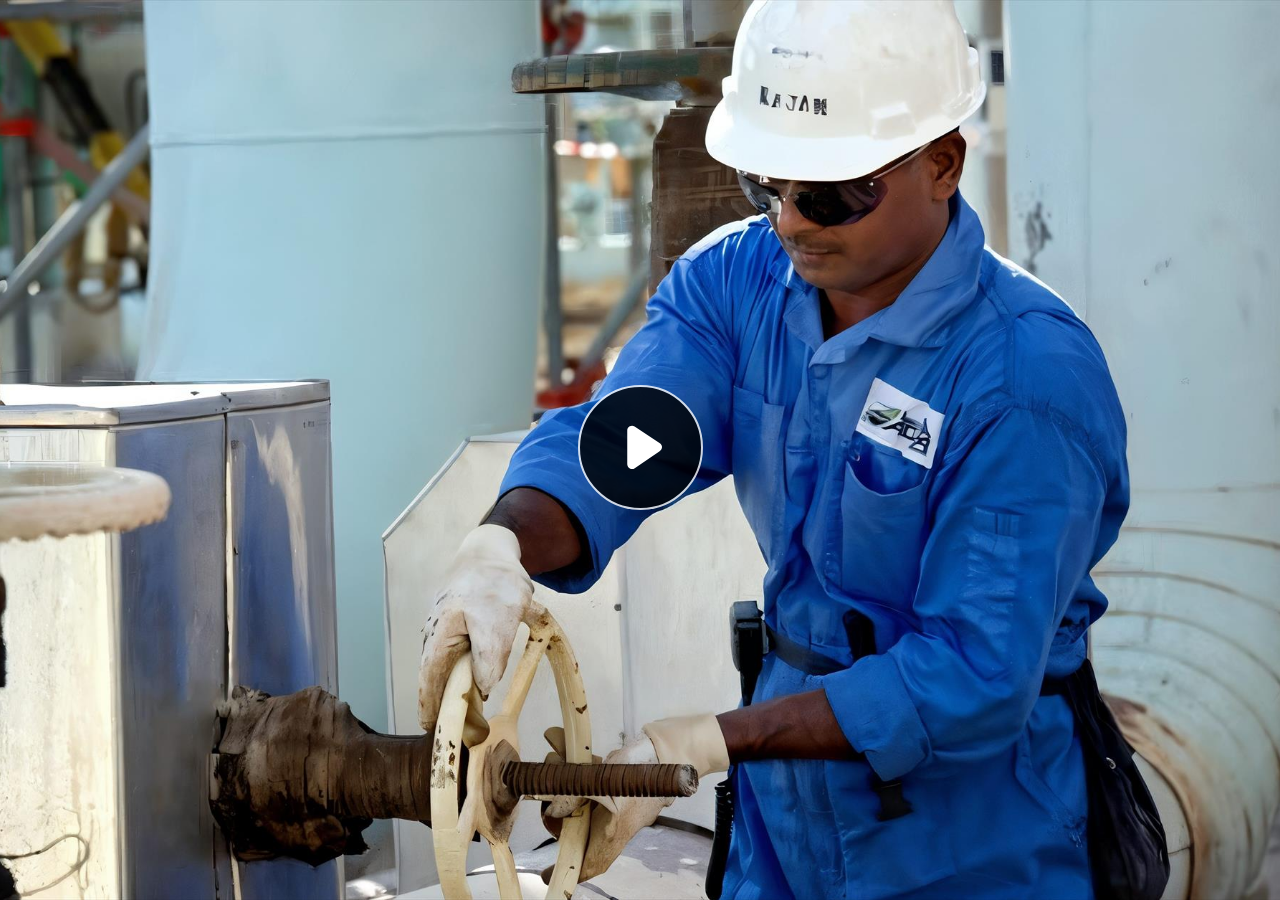
<file: index.html>
﻿<!doctype html>
<html lang="en-US">
<head>
  <meta charset="utf-8">
  <!-- Created using Storyline 360 x64 - http://www.articulate.com  -->
  <!-- version: 3.118.37034.0 -->
  <title>GENERAL HSE induction</title>
  <meta http-equiv="x-ua-compatible" content="IE=edge"/>
  <meta name="viewport" content="width=device-width,initial-scale=1,user-scalable=no,shrink-to-fit=no,minimal-ui"/>
  <meta name="apple-mobile-web-app-capable" content="yes"/>
  <style>
    html, body { height: 100%; padding: 0; margin: 0 }
    #app { height: 100%; width: 100%; }
  </style>

  <script>
    window.DS = {};
    window.globals = {
      DATA_PATH_BASE: '',
      HAS_FRAME: true,
      HAS_SLIDE: true,

      lmsPresent: false,
      tinCanPresent: false,
      cmi5Present: false,
      aoSupport: false,
      scale: 'Scaled',
      captureRc: false,
      browserSize: 'fullscreen',
      bgColor: '#282828',
      features: 'DropInBase,JsInteractions,LoadPromiseUpgrade,Localization,LocalizationTimeline,MediaPromiseUpgrade,PlayerMemoryEnhancements,PlayerSizeOption,SlideLevelScale',
      themeName: 'unified',
      preloaderColor: '#FFFFFF',
      suppressAnalytics: false,
      productChannel: 'stable',
      publishSource: 'storyline',
      aid: 'aid|20cd7ba6-c582-59ea-827f-d9d25aa241f5',
      cid: '4241ce93-4b0c-4529-b636-9881612fd8f2',
      playerVersion: '3.118.37034.0',
      publishTimestamp: '2026-06-09T10:38:11.0606941Z',
      maxIosVideoElements: 10,
      connectionSettings: { message: 'You%20are%20offline.%20Trying%20to%20reconnect...', useDarkTheme: false, mode: 'disabled' },
      hasFeature: function(feature) {
        return this.features.split(',').includes(feature);
      },
      
      parseParams: function(qs) {
        if (window.globals.parsedParams != null) {
          return window.globals.parsedParams;
        }
        qs = (qs || window.location.search.substr(1)).split('+').join(' ');
        var params = {},
            tokens,
            re = /[?&]?([^=]+)=([^&]*)/g;

        while (tokens = re.exec(qs)) {
          params[decodeURIComponent(tokens[1]).trim()] =
            decodeURIComponent(tokens[2]).trim();
        }
        window.globals.parsedParams = params;
        return params;
      }

    };

    if (window.flagsUnderTest != null) {
      window.globals.features = window.flagsUnderTest.reduce((accum, feature) => {
        if (!accum.includes(feature)) {
          accum.push(feature);
        }
        return accum;
      }, window.globals.features.split(',')).join();
    }
  </script>
  <script>
    var isIe11 = ('ActiveXObject' in window || window.MSBlobBuilder != null)
      && window.msCrypto != null && !window.ActiveXObject;
    if (isIe11) {
      window.globals.unsupportedBrowser = true;
      document.write(atob('[base64]'));
    }
  </script>

  <script>
    if (window.globals.hasFeature('Localization')) {
      
      
    }
  </script>

  
  
  <script>window.THREE = { };</script>
  
</head>
<body style="background: #282828" class="cs-HTML theme-unified">
  <!-- 360 -->
  <script>!function(){var e,i=/iPhone/i,o=/iPod/i,n=/iPad/i,t=/\biOS-universal(?:.+)Mac\b/i,r=/\bAndroid(?:.+)Mobile\b/i,a=/Android/i,d=/(?:SD4930UR|\bSilk(?:.+)Mobile\b)/i,p=/Silk/i,l=/Windows Phone/i,u=/\bWindows(?:.+)ARM\b/i,b=/BlackBerry/i,s=/BB10/i,c=/Opera Mini/i,f=/\b(CriOS|Chrome)(?:.+)Mobile/i,h=/Mobile(?:.+)Firefox\b/i,v=function(e){return void 0!==e&&"MacIntel"===e.platform&&"number"==typeof e.maxTouchPoints&&e.maxTouchPoints>1&&"undefined"==typeof MSStream};e=function(e){var m={userAgent:"",platform:"",maxTouchPoints:0};e||"undefined"==typeof navigator?"string"==typeof e?m.userAgent=e:e&&e.userAgent&&(m={userAgent:e.userAgent,platform:e.platform,maxTouchPoints:e.maxTouchPoints||0}):m={userAgent:navigator.userAgent,platform:navigator.platform,maxTouchPoints:navigator.maxTouchPoints||0};var g=m.userAgent,y=g.split("[FBAN");void 0!==y[1]&&(g=y[0]),void 0!==(y=g.split("Twitter"))[1]&&(g=y[0]);var A=function(e){return function(i){return i.test(e)}}(g),w={apple:{phone:A(i)&&!A(l),ipod:A(o),tablet:!A(i)&&(A(n)||v(m))&&!A(l),universal:A(t),device:(A(i)||A(o)||A(n)||A(t)||v(m))&&!A(l)},amazon:{phone:A(d),tablet:!A(d)&&A(p),device:A(d)||A(p)},android:{phone:!A(l)&&A(d)||!A(l)&&A(r),tablet:!A(l)&&!A(d)&&!A(r)&&(A(p)||A(a)),device:!A(l)&&(A(d)||A(p)||A(r)||A(a))||A(/\bokhttp\b/i)},windows:{phone:A(l),tablet:A(u),device:A(l)||A(u)},other:{blackberry:A(b),blackberry10:A(s),opera:A(c),firefox:A(h),chrome:A(f),device:A(b)||A(s)||A(c)||A(h)||A(f)},any:!1,phone:!1,tablet:!1};return w.any=w.apple.device||w.android.device||w.windows.device||w.other.device,w.phone=w.apple.phone||w.android.phone||w.windows.phone,w.tablet=w.apple.tablet||w.android.tablet||w.windows.tablet,w}(),"object"==typeof exports&&"undefined"!=typeof module?module.exports=e:"function"==typeof define&&define.amd?define((function(){return e})):this.isMobile=e}();
    window.isMobile.apple.tablet = window.isMobile.apple.tablet ||
      (navigator.platform === 'MacIntel' && navigator.maxTouchPoints > 1);
    window.isMobile.apple.device = window.isMobile.apple.device || window.isMobile.apple.tablet;
    window.isMobile.tablet = window.isMobile.tablet || window.isMobile.apple.tablet;
    window.isMobile.any = window.isMobile.any || window.isMobile.apple.tablet;
  </script>

  <div id="focus-sink" tabindex="-1"></div>

  <div id="preso"></div>
  <script>
    (function() {

      var classTypes = [ 'desktop', 'mobile', 'phone', 'tablet' ];

      var addDeviceClasses = function(prefix, testObj) {
        var curr, i;
        for (i = 0; i < classTypes.length; i++) {
          curr = classTypes[i];
          if (testObj[curr]) {
            document.body.classList.add(prefix + curr);
          }
        }
      };

      var params = window.globals.parseParams(),
          isDevicePreview = params.devicepreview === '1',
          isPhoneOverride = params.deviceType === 'phone' || (isDevicePreview && params.phone == '1'),
          isTabletOverride = (params.deviceType === 'tablet' || isDevicePreview) && !isPhoneOverride,
          isMobileOverride = isPhoneOverride || isTabletOverride;

      var deviceView = {
        desktop: !window.isMobile.any && !isMobileOverride,
        mobile: window.isMobile.any || isMobileOverride,
        phone: isPhoneOverride || (window.isMobile.phone && !isTabletOverride),
        tablet: isTabletOverride || window.isMobile.tablet
      };

      window.globals.deviceView = deviceView;
      window.isMobile.desktop = !window.isMobile.any;
      window.isMobile.mobile = window.isMobile.any;

      addDeviceClasses('view-', deviceView);

    })();
  </script>
  
  <script src='story_content/triggers.js' type=text/javascript></script>
<script src='story_content/user.js' type=text/javascript></script>
  <div class="slide-loader"></div>

  <script>
    var doc = document, loader = doc.body.querySelector('.slide-loader'); [ 1, 2, 3 ].forEach(function(n) { var d = doc.createElement('div'); d.style.backgroundColor = window.globals.preloaderColor; d.classList.add('mobile-loader-dot'); d.classList.add('dot' + n); loader.appendChild(d); });
  </script>

  <div class="mobile-load-title-overlay" style="display: none">
    <div class="mobile-load-title">GENERAL HSE induction</div>
  </div>

  <div class="mobile-chrome-warning"></div>

  
<style>
  .warn-connection-dialog {
    display: none;
    background: transparent;
    pointer-events: all;
    position: fixed;
    left: 0;
    top: 0;
    width: 100%;
    height: 100%;
    z-index: 999;
  }

  .warn-connection-content {
    pointer-events: all;
    border-radius: 4px;
    background: white;
    border: 1px solid #E7E7E7;
    color: #333333;
    box-shadow: 0 2px 4px rgba(0, 0, 0, 0.25);
    transition: all 150ms ease-out;
    position: absolute;
    white-space: nowrap;
  }

  .view-phone.is-landscape .warn-connection-content {
    left: 23px;
    bottom: 23px;
  }

  .view-tablet.is-landscape .warn-connection-content {
    left: 50%;
    top: 20px;
    transform: translateX(-50%);
  }

  .view-mobile.is-portrait .warn-connection-content {
    transform: translate(-50%, calc(-100% - 15px));
  }

  .warn-connection-content p {
    display: inline-block;
    margin: 0 8px 0 0;
    line-height: 33px;
    font-size: 11px;
  }

  .warn-connection-content svg {
    position: relative;
    vertical-align: middle;
    margin: 0 2px 2px 8px;
  }

  .view-desktop .warn-connection-content {
    left: 1.5em;
    bottom: 1.5em;
  }

  .view-desktop .warn-connection-content p {
    font-size: 1.1em;
  }

  .is-offline .warn-connection-dialog {
    display: block;
  }

  .is-offline .cs-panel * {
    pointer-events: none !important;
  }

  .is-offline .cs-panel {
    pointer-events: all !important;
  }

  .is-offline #nav-controls * {
    pointer-events: none !important;
  }

  .is-offline #nav-controls {
    pointer-events: all !important;
  }
</style>

<div class="warn-connection-dialog" role="alertdialog" aria-modal="true" tabindex="0" aria-labelledby="warn-connection-message">
  <div class="warn-connection-content">
    <svg width="17" height="15" viewBox="0 0 17 15" xmlns="http://www.w3.org/2000/svg">
      <path fill="#8F0000" stroke="white" d="M16.07,12.98 L15.88,12.23 L9.51,1.21 C8.97,0.26,7.6,0.26,7.06,1.21 L0.69,12.23 C0.15,13.16,0.81,14.36,1.91,14.36 H14.65 C15.47,14.36,16.05,13.7,16.07,12.98 Z"/>
      <path fill="white" stroke="white" d="M8.58,5.5 C8.35,5.28,8.5,5.35,8.21,5.32 C8.09,5.35,7.97,5.49,7.96,5.67 C7.97,5.79,7.98,5.92,7.98,6.04 L7.98,6.04 C7.99,6.17,8,6.31,8.01,6.43 L8.01,6.44 C8.03,6.92,8.06,7.41,8.09,7.9 L8.09,7.9 C8.12,8.39,8.14,8.88,8.17,9.37 C8.17,9.39,8.18,9.42,8.2,9.44 C8.23,9.46,8.25,9.47,8.28,9.47 C8.31,9.47,8.34,9.46,8.35,9.44 C8.37,9.43,8.38,9.4,8.39,9.35 L8.39,9.34 C8.39,9.24,8.4,9.15,8.4,9.05 L8.4,9.05 C8.41,8.96,8.41,8.86,8.42,8.75 C8.43,8.44,8.45,8.12,8.47,7.81 L8.47,7.81 C8.49,7.49,8.51,7.18,8.53,6.87 C8.55,6.46,8.56,6.05,8.59,5.64 L8.6,5.62 C8.6,5.57,8.59,5.53,8.58,5.5 L8.21,5.32 Z"/>
      <circle fill="white" stroke="white" cx="8.3" cy="11.35" r="0.3"/>
    </svg>
    <p id="warn-connection-message">You are offline. Trying to reconnect...</p>
  </div>
</div>

<script>
  (function() {
    window.DS.connection = {
      warningShown: false,
      assets: {},
      loadingAssetGroup: false,
      retryDelay: 500
    };

    var connectionSettings = window.globals.connectionSettings || {};

    var useConnectionMessages = window.AbortController != null &&
      window.location.protocol != 'file:' &&
      connectionSettings.mode === 'normal';

    window.DS.connection.useConnectionMessages = useConnectionMessages;

    var assetCount = 0;
    var checkLoadedId;


    if (useConnectionMessages && connectionSettings != null) {
      var contentEl = document.querySelector('.warn-connection-content');
      var messageEl = contentEl.querySelector('p');

      if (connectionSettings.useDarkTheme) {
        contentEl.style.borderColor = '#BABBBA';
        contentEl.style.backgroundColor = '#282828';
        contentEl.style.color = '#FFFFFF';
      }

      if (connectionSettings.message != null) {
        messageEl.textContent = window.decodeURIComponent(connectionSettings.message);
      }
    }

    function checkAssetsReady() {
      for (var i in DS.connection.assets) {
        if (!DS.connection.assets[i].success) {
          return false;
        }
      }
      return true;
    }

    function stopAssetGroup() {
      if (!useConnectionMessages) { return; }

      assetCount = 0;

      DS.connection.oldAssetGroup = DS.connection.assets;
      DS.connection.assets = {};
      DS.connection.loadingAssetGroup = false;
      clearInterval(checkLoadedId);
    }

    function startAssetGroup() {
      if (!useConnectionMessages) { return; }
      var ticks = 0;
      clearInterval(checkLoadedId);
      checkLoadedId = setInterval(function() {
        var loaded = 0;
        if (assetCount === 0 && loaded === 0) {
          clearInterval(checkLoadedId);
          return;
        }

        for (var i in DS.connection.assets) {
          if (DS.connection.assets[i].success) {
            loaded++;
          }
        }

        if (assetCount === loaded && checkAssetsReady()) {
          for (var i in DS.connection.assets) {
            if (DS.connection.assets[i].action) {
              DS.connection.assets[i].action();
            }
          }
          hideWarning();
          stopAssetGroup();
        }
      }, 100)
    }

    function requiredAsset(url, action, retry, type) {
      if (!useConnectionMessages) { return; }
      if (DS.connection.assets[url]) { return; }

      DS.connection.assets[url] = {
        success: false, action: action, retry: retry, type: type
      };
      assetCount = Object.keys(DS.connection.assets).length;
      if (!DS.connection.loadingAssetGroup) {
        startAssetGroup();
      }
      DS.connection.loadingAssetGroup = true;
    }

    function assetLoaded(url) {
      if (!useConnectionMessages) { return; }
      if (DS.connection.assets[url]) {
        DS.connection.assets[url].success = true;
      }
    }

    function assetFailed(url) {
      if (!useConnectionMessages) { return; }
      if (!DS.connection.assets[url]) {
        if (/\.js$/.test(url) && url.indexOf('transcripts') === -1) {
          setTimeout(function() {
            if (DS.connection.lastSlideLoaded != null) {
              DS.connection.lastSlideLoaded();
            }
          }, DS.connection.retryDelay);
        }
        return;
      }
      if (!DS.connection.warningShown) { showWarning(); }
      if (DS.connection.assets[url].retry) {
        setTimeout(function() {
          if (!DS.connection.assets[url].success) {
            DS.connection.assets[url].retry()
          }
        }, DS.connection.retryDelay);
      }
    }

    function hideWarning() {
      document.body.classList.remove('is-offline');
      DS.connection.warningShown = false;
      enableKeys();
    }
    DS.connection.hideWarning = hideWarning

    function showWarning(btn) {
      document.body.classList.add('is-offline')
      DS.connection.warningShown = true;
      updateWarningPosition();
      disableKeys();
    }

    function updateWarningPosition() {
      if (!DS.connection.warningShown) {
        return;
      }

      var isPortrait = document.body.classList.contains('is-portrait');
      var isMobile = document.body.classList.contains('view-mobile');
      var warningEl = document.querySelector('.warn-connection-content');

      if (isPortrait && isMobile) {
        var slide = document.querySelector('.primary-slide');
        var slideRect = slide != null
          ? slide.getBoundingClientRect()
          : { top: window.innerHeight, left: 0, width: window.innerWidth };

        warningEl.style.top = `${slideRect.top}px`
        warningEl.style.left = `${slideRect.left + slideRect.width / 2}px`
      } else {
        warningEl.style.top = null;
        warningEl.style.left = null;
      }

      window.requestAnimationFrame(updateWarningPosition);
    }

    function onDisableKeyDown(e) {
      e.preventDefault();
      e.stopImmediatePropagation();
    }

    function onDisableKeyUp(e) {
      e.preventDefault();
      e.stopImmediatePropagation();
    }

    var accStyle = document.createElement('style');
    var warnDialogEl = document.querySelector('.warn-connection-dialog');

    function disableKeys() {
      if (DS.views && DS.views.nsStack && DS.views.nsStack.length === 1) {
        DS.views.nsStack[0].tabReachable = false
        DS.views.nsStack[0].updateTabIndex(true);
      }

      accStyle.innerHTML = '.acc-shadow-dom { display: none; }';
      document.body.appendChild(accStyle);

      warnDialogEl.parentNode.append(warnDialogEl);
      warnDialogEl.focus();
    }

    function enableKeys() {
      accStyle.remove();
      if (DS.views && DS.views.nsStack && DS.views.nsStack.length === 1 && DS.views.nsStack[0].name === '_frame') {
        DS.views.nsStack[0].tabReachable = true;
        DS.views.nsStack[0].updateTabIndex();
      }
    }

    // these will all be noops if the feature flag isn't set in
    // the data and `window.globals.features`
    DS.connection.requiredAsset = requiredAsset;
    DS.connection.assetLoaded = assetLoaded;
    DS.connection.assetFailed = assetFailed;
    DS.connection.stopAssetGroup = stopAssetGroup;
    DS.connection.startAssetGroup = startAssetGroup;
  })();
</script>


  <script>
    
    if (window.autoSpider && window.vInterfaceObject) {
      document.querySelector('.mobile-load-title-overlay').style.display = 'none';
    }
  </script>

  

  <link rel="stylesheet" href="html5/data/css/output.min.css" data-noprefix/>
</body>
<script src="html5/lib/scripts/bootstrapper.min.js"></script>
</html>
</file>
<file: html5/data/css/output.min.css>
@font-face {
  font-family: 'ADNOC Sans MediumBoBoldCAA8EE8F';
  src: url('[data-uri]');
  font-style: normal;
  font-weight: normal;
}
@font-face {
  font-family: 'ADNOC Sans Medium Chars9071F26B';
  src: url('[data-uri]');
  font-style: normal;
  font-weight: normal;
}
@font-face {
  font-family: 'ADNOC Sans XBold ChBoldECE2D147';
  src: url('[data-uri]');
  font-style: normal;
  font-weight: normal;
}
@font-face {
  font-family: 'ADNOC Sans Charset1_ 6kB2631E99';
  src: url('[data-uri]');
  font-style: normal;
  font-weight: normal;
}
@font-face {
  font-family: 'Arial Charset1_ 67KIiScCBA1AA6A';
  src: url('[data-uri]');
  font-style: normal;
  font-weight: normal;
}
@font-face {
  font-family: 'ADNOC SansBold CharBold4F0EE049';
  src: url('[data-uri]');
  font-style: normal;
  font-weight: bold;
}
@font-face {
  font-family: 'ADNOC Sans LightBolBold2C4F69BB';
  src: url('[data-uri]');
  font-style: normal;
  font-weight: normal;
}
@font-face {
  font-family: 'ADNOC Sans Light Charse7B2FA1FD';
  src: url('[data-uri]');
  font-style: normal;
  font-weight: normal;
}
@font-face {
  font-family: 'Open SansBold CharsBoldB59DFBF7';
  src: url('[data-uri]');
  font-style: normal;
  font-weight: bold;
}
@font-face {
  font-family: 'ADNOC Sans XBold ChBoldA182927B';
  src: url('[data-uri]');
  font-style: normal;
  font-weight: normal;
}
@font-face {
  font-family: 'ADNOC Sans XBoldBolBold335A2490';
  src: url('[data-uri]');
  font-style: normal;
  font-weight: bold;
}
@font-face {
  font-family: 'ADNOC Sans Charset0_v8M6B63CB70';
  src: url('[data-uri]');
  font-style: normal;
  font-weight: normal;
}
@font-face {
  font-family: 'Arial Charset0_v8wz5YMo9EE9FF07';
  src: url('[data-uri]');
  font-style: normal;
  font-weight: normal;
}
@font-face {
  font-family: 'ADNOC SansBold CharBoldE8439386';
  src: url('[data-uri]');
  font-style: normal;
  font-weight: bold;
}
@font-face {
  font-family: 'ADNOC Sans Light Charse8587978B';
  src: url('[data-uri]');
  font-style: normal;
  font-weight: normal;
}
@font-face {
  font-family: 'ADNOC Sans LightBolBold9F4D5161';
  src: url('[data-uri]');
  font-style: normal;
  font-weight: normal;
}
@font-face {
  font-family: 'ADNOC Sans Medium CharsB848B395';
  src: url('[data-uri]');
  font-style: normal;
  font-weight: normal;
}
@font-face {
  font-family: 'ADNOC Sans MediumBoBoldAA280BE2';
  src: url('[data-uri]');
  font-style: normal;
  font-weight: bold;
}
@font-face {
  font-family: 'Open SansBold CharsBoldE47A47C6';
  src: url('[data-uri]');
  font-style: normal;
  font-weight: bold;
}
.cs-HTML {
  background: rgba(40, 40, 40, 1);
}
.cs-pxabnsnfns11111000101 .cs-infopanel  {
  box-shadow: 0 1px 0 rgba(0, 0, 0, 0);
  background: rgba(255, 255, 255, 1);
}
.cs-pxabnsnfns11111000101 .cs-infopanel .cs-link {
  color: rgba(186, 187, 186, 1);
}
.cs-pxabnsnfns11111000101 .cs-infopanel .cs-link:hover {
  color: rgba(255, 255, 255, 1);
}
.cs-pxabnsnfns11111000101 .cs-infopanel .cs-name {
  color: rgba(68, 68, 68, 1);
}
.cs-pxabnsnfns11111000101 .cs-infopanel .cs-title {
  color: rgba(153, 153, 153, 1);
}
.cs-pxabnsnfns11111000101 .cs-infopanelpopup  {
  box-shadow: 0 1px 0 rgba(0, 0, 0, 0);
  background: rgba(0, 0, 0, 0);
}
.cs-pxabnsnfns11111000101 .cs-infopanelpopup .cs-link {
  color: rgba(255, 0, 0, 1);
}
.cs-pxabnsnfns11111000101 .cs-infopanelpopup .cs-link:hover {
  color: rgba(255, 255, 255, 1);
}
.cs-pxabnsnfns11111000101 .cs-infopanelpopup .cs-name {
  color: rgba(255, 255, 255, 1);
}
.cs-pxabnsnfns11111000101 .cs-infopanelpopup .cs-bio {
  color: rgba(186, 187, 186, 1);
}
.cs-pxabnsnfns11111000101 .cs-timer  {
  color: rgba(186, 187, 186, 1);
}
.cs-pxabnsnfns11111000101 .cs-duration stop:first-child {
  stop-color: rgba(60, 60, 60, 1);
}
.cs-pxabnsnfns11111000101 .cs-duration stop:last-child {
  stop-color: rgba(60, 60, 60, 1);
}
.cs-pxabnsnfns11111000101 .cs-elapsed stop:first-child {
  stop-color: rgba(254, 227, 71, 1);
}
.cs-pxabnsnfns11111000101 .cs-elapsed stop:last-child {
  stop-color: rgba(254, 227, 71, 1);
}
.cs-pxabnsnfns11111000101 .cs-timer .cs-pie .cs-innerstroke {
  stroke: rgba(199, 199, 199, 1);
}
.cs-pxabnsnfns11111000101 .cs-timer .cs-pie .cs-innerborder {
  stroke: rgba(255, 255, 255, 1);
}
.cs-pxabnsnfns11111000101 .cs-window  {
  box-shadow: 0 8px 5px rgba(0, 0, 0, 0.2);
  border-color: rgba(49, 99, 0, 0);
  background: rgba(33, 33, 33, 1);
  color: rgba(248, 248, 248, 1);
}
.cs-pxabnsnfns11111000101 .cs-window .cs-diva {
  border-color: rgba(78, 78, 78, 1);
}
.cs-pxabnsnfns11111000101 .cs-window .cs-divb {
  border-color: rgba(78, 78, 78, 0);
}
.cs-pxabnsnfns11111000101 .cs-editor .cs-editor-slide {
  color: rgba(226, 226, 226, 1);
}
.cs-pxabnsnfns11111000101 .cs-editor .cs-editor-html {
  color: rgba(186, 187, 186, 1);
}
.cs-pxabnsnfns11111000101 .cs-editor .cs-editor-button {
  text-shadow: 0 1px 0 rgba(0, 0, 0, 0);
  color: rgba(255, 255, 255, 1);
  border-color: rgba(211, 211, 211, 1);
  background: rgba(34, 34, 34, 1);
}
.cs-pxabnsnfns11111000101 .cs-editor .cs-editor-button:hover {
  background: rgba(68, 68, 68, 1);
}
.cs-pxabnsnfns11111000101 .cs-editor .cs-editor-button:active {
  background: rgba(68, 68, 68, 1);
}
.cs-pxabnsnfns11111000101 .cs-listitem  {
  color: rgba(186, 187, 186, 1);
  border-color: none;
  border: 1px solid transparent;
}
.cs-pxabnsnfns11111000101 .cs-listitem:hover {
  background: rgba(255, 255, 255, 0.06);
  border-color: rgba(108, 108, 108, 1) !important;
  border-width: 1px;
  border-radius: 2px;
  border-style: solid;
  box-sizing: border-box;
}
.cs-pxabnsnfns11111000101 .cs-listitem.hover {
  background: rgba(255, 255, 255, 0.06);
  border-color: rgba(108, 108, 108, 1) !important;
  border-width: 1px;
  border-radius: 2px;
  border-style: solid;
  box-sizing: border-box;
}
.cs-pxabnsnfns11111000101 .cs-glossary  {
  color: rgba(186, 187, 186, 1);
}
.cs-pxabnsnfns11111000101 .cs-glossary .cs-scrolling-panel {
  background: rgba(0, 0, 0, 0);
}
.cs-pxabnsnfns11111000101 .cs-glossary .cs-term.cs-selected .cs-choice-list-trigger {
  color: rgba(255, 255, 255, 1);
  background: rgba(255, 255, 255, 1);
}
.cs-pxabnsnfns11111000101 .cs-glossary .cs-term.cs-selected .cs-choice-list-trigger:focus {
  color: rgba(255, 255, 255, 1);
  background: rgba(255, 255, 255, 1);
}
.cs-pxabnsnfns11111000101 .cs-glossary .cs-term:hover .cs-choice-list-trigger {
  background: rgba(186, 187, 186, 1);
}
.cs-pxabnsnfns11111000101 .cs-glossary .cs-term.hover .cs-choice-list-trigger {
  background: rgba(186, 187, 186, 1);
}
.cs-pxabnsnfns11111000101 .cs-glossary .cs-term .cs-choice-list-trigger:focus {
  background: rgba(186, 187, 186, 1);
}
.cs-pxabnsnfns11111000101 .cs-glossary .cs-diva {
  border-color: rgba(0, 0, 0, 0);
}
.cs-pxabnsnfns11111000101 .cs-glossary .cs-divb {
  border-color: rgba(0, 0, 0, 0);
}
.cs-pxabnsnfns11111000101 .cs-glossary .cs-divc {
  border-color: rgba(0, 0, 0, 0);
}
.cs-pxabnsnfns11111000101 .cs-glossary .cs-heading {
  color: rgba(248, 248, 248, 1);
  font-weight: 700;
}
.note-content p span {
  color: rgba(186, 187, 186, 1);
  line-height: 1.4em;
  font-size: 103.769%;
}
.cs-pxabnsnfns11111000101 .cs-resource .cs-separator {
  border-color: rgba(0, 0, 0, 0);
}
.cs-pxabnsnfns11111000101 .cs-outline  {
  color: rgba(45, 45, 45, 1);
}
.cs-pxabnsnfns11111000101 .cs-outline .cs-diva {
  border-color: rgba(0, 0, 0, 0);
}
.cs-pxabnsnfns11111000101 .cs-outline .cs-divb {
  border-color: rgba(0, 0, 0, 0);
}
.cs-pxabnsnfns11111000101 .cs-outline .cs-divc {
  border-color: rgba(0, 0, 0, 0);
}
.cs-pxabnsnfns11111000101 .cs-outline .cs-search-filter:hover {
  color: rgba(0, 0, 0, 0);
}
.cs-pxabnsnfns11111000101 .cs-outline .cs-search-filter.hover {
  color: rgba(0, 0, 0, 0);
}
.cs-pxabnsnfns11111000101 .cs-transcript  {
  color: rgba(255, 255, 255, 1);
}
.cs-pxabnsnfns11111000101 .cs-transcript .cs-div {
  border-color: rgba(0, 0, 0, 0);
}
.cs-pxabnsnfns11111000101 .cs-tabs:not(.topmenu-item) {
  color: rgba(248, 248, 248, 1);
}
.cs-pxabnsnfns11111000101 .cs-tabs .cs-inner-button:not(.topmenu-item) {
  text-shadow: 0 1px 0 rgba(0, 0, 0, 0);
}
.cs-pxabnsnfns11111000101 .cs-tabs:hover:not(.topmenu-item) {
  color: rgba(248, 248, 248, 1);
}
.cs-pxabnsnfns11111000101 .cs-tabs.cs-selected {
  background: rgba(0, 0, 0, 0);
  color: rgba(248, 248, 248, 1);
}
.cs-pxabnsnfns11111000101 .cs-seekcontrol  {
  background: rgba(0, 0, 0, 0);
  border-color: rgba(0, 0, 0, 0);
}
.cs-pxabnsnfns11111000101 .cs-seekcontrol .cs-button:hover .cs-icon {
  fill: rgba(255, 255, 255, 1);
}
.cs-pxabnsnfns11111000101 .cs-seekcontrol .cs-button.hover .cs-icon {
  fill: rgba(255, 255, 255, 1);
}
.cs-pxabnsnfns11111000101 .cs-seekcontrol .cs-button .cs-icon-shadow {
  fill: rgba(0, 0, 0, 0);
}
.cs-pxabnsnfns11111000101 .cs-seekcontrol .cs-button .cs-icon {
  fill: rgba(180, 180, 180, 1);
}
.cs-pxabnsnfns11111000101 .cs-seekcontrol .cs-seek .cs-fill {
  background: rgba(255, 255, 255, 0.6);
}
.cs-pxabnsnfns11111000101 .cs-seekcontrol .cs-seek {
  background: rgba(108, 108, 108, 1);
  border-color: rgba(0, 0, 0, 0);
}
.cs-pxabnsnfns11111000101 .cs-searchinput .cs-input {
  color: rgba(186, 187, 186, 1);
  border-color: rgba(0, 0, 0, 0);
  background: rgba(255, 255, 255, 0.06);
}
.cs-pxabnsnfns11111000101 .cs-searchinput .cs-input:focus {
  color: rgba(248, 248, 248, 1);
  background: rgba(41, 41, 41, 1);
}
.cs-pxabnsnfns11111000101 .cs-searchinput .cs-input:hover {
  box-shadow: inset 0 0 1px 0 rgba(69, 126, 19, 0);
}
.cs-pxabnsnfns11111000101 .cs-searchinput .cs-input.hover {
  box-shadow: inset 0 0 1px 0 rgba(69, 126, 19, 0);
}
.cs-pxabnsnfns11111000101 .cs-searchinput .cs-button .cs-icon {
  fill: rgba(186, 187, 186, 1);
}
.cs-pxabnsnfns11111000101 .cs-searchinput .cs-button:hover {
  fill: rgba(63, 133, 0, 1);
}
.cs-pxabnsnfns11111000101 .cs-searchinput .cs-button.hover {
  fill: rgba(63, 133, 0, 1);
}
.cs-pxabnsnfns11111000101 .cs-menu  {
  box-shadow: 0 1px 0 rgba(0, 0, 0, 0);
  background: rgba(33, 33, 33, 1);
}
.cs-pxabnsnfns11111000101 .cs-topmenu-item.active .cs-tab {
  background: rgba(33, 33, 33, 1);
}
.cs-pxabnsnfns11111000101 .cs-logo  {
  box-shadow: 0 1px 0 rgba(37, 75, 0, 1);
  background: rgba(255, 255, 255, 0);
}
.cs-pxabnsnfns11111000101 .cs-checkbox  {
  color: rgba(255, 255, 255, 1);
}
.cs-pxabnsnfns11111000101 .cs-checkbox:hover {
  border-color: rgba(175, 221, 130, 1);
}
.cs-pxabnsnfns11111000101 .cs-checkbox.hover {
  border-color: rgba(175, 221, 130, 1);
}
.cs-pxabnsnfns11111000101 .cs-checkbox .cs-box {
  color: rgba(255, 255, 255, 1);
  border-color: rgba(42, 83, 0, 1);
}
.cs-pxabnsnfns11111000101 .cs-checkbox .cs-box:checked::after {
  color: rgba(43, 196, 0, 1);
}
.cs-pxabnsnfns11111000101 .cs-button  {
  text-shadow: 0 1px 0 rgba(0, 0, 0, 0);
  color: rgba(186, 187, 186, 1);
  border-color: rgba(0, 0, 0, 0);
  background: rgba(0, 0, 0, 0);
  box-shadow: 0 1px 0 rgba(0, 0, 0, 0);
}
.cs-pxabnsnfns11111000101 .cs-button .cs-icon {
  fill: rgba(186, 187, 186, 1);
}
.cs-pxabnsnfns11111000101 .cs-button .cs-icon-shadow {
  fill: rgba(0, 0, 0, 0);
}
.cs-pxabnsnfns11111000101 .cs-button:hover {
  background: rgba(248, 248, 248, 1);
}
.cs-pxabnsnfns11111000101 .cs-button.hover {
  background: rgba(248, 248, 248, 1);
}
.cs-pxabnsnfns11111000101 .cs-button:active {
  background: rgba(0, 0, 0, 0);
}
.cs-pxabnsnfns11111000101 .cs-button.cs-disabled:hover {
  background: rgba(0, 0, 0, 0);
}
.cs-pxabnsnfns11111000101 .cs-button.cs-disabled.hover {
  background: rgba(0, 0, 0, 0);
}
.cs-pxabnsnfns11111000101 .cs-button.cs-disabled:active {
  background: rgba(0, 0, 0, 0);
}
.cs-pxabnsnfns11111000101 .cs-button.cs-volume:hover {
  background: rgba(0, 0, 0, 0);
}
.cs-pxabnsnfns11111000101 .cs-button.cs-volume.hover {
  background: rgba(0, 0, 0, 0);
}
.cs-pxabnsnfns11111000101 .cs-button.cs-volume:active {
  background: rgba(0, 0, 0, 0);
}
.cs-pxabnsnfns11111000101.cs-base  {
  color: rgba(186, 187, 186, 1);
  border-color: rgba(40, 40, 40, 1);
  background: rgba(40, 40, 40, 1);
}
.cs-pxabnsnfns11111000101.cs-base .cs-separator .cs-diva {
  background: rgba(69, 69, 69, 1);
}
.cs-pxabnsnfns11111000101.cs-base .cs-separator .cs-divb {
  background: rgba(0, 0, 0, 0);
}
.cs-pxabnsnfns11111000101.cs-base .cs-topmenu-item.active .cs-tab {
  border-color: rgba(69, 69, 69, 1);
}
.cs-pxabnsnfns11111000101.cs-base .cs-topmenu-item.active .cs-panel {
  border-color: rgba(69, 69, 69, 1);
}
.cs-pxabnsnfns11111000101.cs-base .cs-left {
  background: rgba(33, 33, 33, 1);
}
.cs-pxabnsnfns11111000101.cs-base .cs-area-primary .cs-slide-container {
  background: rgba(40, 40, 40, 1);
}
.cs-pxabnsnfns11111000101.cs-base.cs-custom-theme .cs-brandhighlight-bg {
  background: rgba(79, 189, 244, 1) !important;
}
.cs-pxabnsnfns11111000101.cs-base.cs-custom-theme .cs-brandhighlight-secondary-bg {
  background: rgba(255, 255, 255, 1) !important;
}
.cs-pxabnsnfns11111000101.cs-base.cs-custom-theme .cs-brandhighlight-border {
  border-color: rgba(79, 189, 244, 1) !important;
}
.cs-pxabnsnfns11111000101.cs-base.cs-custom-theme .cs-brandhighlight-text {
  color: rgba(79, 189, 244, 1) !important;
}
.cs-pxabnsnfns11111000101.cs-base.cs-custom-theme .cs-brandhighlight-fill {
  fill: rgba(79, 189, 244, 1) !important;
}
.cs-pxabnsnfns11111000101.cs-base.cs-custom-theme .cs-listitem.cs-selected {
  background-color: rgba(255, 255, 255, 0.06) !important;
}
.cs-pxabnsnfns11111000101 .cs-volume::-moz-range-thumb {
  border-color: rgba(43, 85, 0, 1);
  box-shadow: inset 0 0 1px 0 rgba(43, 85, 0, 1);
  background: rgba(255, 255, 255, 1);
}
.cs-pxabnsnfns11111000101 .cs-volume::-ms-thumb {
  border-color: rgba(43, 85, 0, 1);
  box-shadow: inset 0 0 1px 0 rgba(43, 85, 0, 1);
  background: rgba(255, 255, 255, 1);
}
.cs-pxabnsnfns11111000101 .cs-volume::-webkit-slider-thumb {
  border-color: rgba(43, 85, 0, 1);
  box-shadow: inset 0 0 1px 0 rgba(43, 85, 0, 1);
  background: rgba(255, 255, 255, 1);
}
.cs-pxabnsnfns11111000101 .cs-volume::-moz-range-track {
  border-color: rgba(66, 140, 1, 1);
  background: rgba(108, 108, 108, 1);
}
.cs-pxabnsnfns11111000101 .cs-volume::-ms-track {
  border-color: rgba(66, 140, 1, 1);
  background: rgba(108, 108, 108, 1);
}
.cs-pxabnsnfns11111000101 .cs-volume::-webkit-slider-runnable-track {
  border-color: rgba(66, 140, 1, 1);
  background: rgba(108, 108, 108, 1);
}
body.show-focus .tab-focus-box {
  box-shadow: 0 0 0 1px rgba(255, 255, 0, 1), 0 0 0 3px rgba(0, 32, 96, 1), 0 0 5px 5px rgba(255, 255, 0, 1);
  border-color: transparent;
  outline: 2px transparent solid;
}
.skipnav {
  box-shadow: 0 0 0 1px rgba(255, 255, 0, 1), 0 0 0 3px rgba(0, 32, 96, 1), 0 0 5px 5px rgba(255, 255, 0, 1);
  border-color: transparent;
  outline: 2px transparent solid;
}
.cs-pxabnsnfns11111000101 .cs-listitem:hover {
  color: none;
}
.cs-pxabnsnfns11111000101 .cs-listitem.hover {
  color: none;
}
.cs-pxabnsnfns11111000101 .cs-listitem.cs-viewed {
  color: #BABBBA;
}
.cs-pxabnsnfns11111000101 .cs-listitem {
  color: #BABBBA;
}
.cs-pxabnsnfns11111000101 .cs-listitem:hover .cs-icon-carrot * {
  fill: none;
}
.cs-pxabnsnfns11111000101 .cs-listitem.hover .cs-icon-carrot * {
  fill: none;
}
.cs-pxabnsnfns11111000101 .cs-listitem .cs-icon-carrot {
  color: none;
  top: calc(3px);
}
.cs-pxabnsnfns11111000101 .cs-listitem .cs-icon-carrot .cs-shadow {
  color: #F8F8F8;
}
.cs-pxabnsnfns11111000101 .item-collapsible .is-scene {
  color: #F8F8F8 !important;
  font-weight: 700;
}
.cs-pxabnsnfns11111000101 .is-scene .cs-icon-carrot * {
  color: #F8F8F8 !important;
  font-weight: 700;
}
.cs-pxabnsnfns11111000101 .is-scene:not(.outline-links-collapse) > a {
  color: #F8F8F8;
}
.cs-pxabnsnfns11111000101 .is-scene:not(.outline-links-collapse) .cs-icon-carrot * {
  fill: none !important;
  color: #F8F8F8 !important;
}
.cs-pxabnsnfns11111000101 .tabs, .cs-pxabnsnfns11111000101 .cs-logo {
  border-bottom: 1px solid rgba(108, 108, 108, 1);
}
.cs-pxabnsnfns11111000101 .area-secondary-wrapper:after {
  background-image: url('[data-uri]');
  background-size: 100%;
}
.cs-pxabnsnfns11111000101 .panel-footer {
  background: #212121;
}
.cs-pxabnsnfns11111000101 #outline-search {
  background: rgba(255, 255, 255, 0.06);
  border-color: rgba(108, 108, 108, 1);
  border-width: 1px;
  border-style: solid;
}
.cs-pxabnsnfns11111000101 .topmenu-panel #outline-search {
  background: #545454;
}
.cs-pxabnsnfns11111000101 .search-icon circle, .cs-pxabnsnfns11111000101 .search-icon path {
  stroke: #BABBBA;
}
.cs-pxabnsnfns11111000101 #outline-search input[type   =search] {
  color: #F8F8F8;
}
.cs-pxabnsnfns11111000101 #outline-search ::-webkit-input-placeholder {
  color: #BABBBA !important;
}
.cs-pxabnsnfns11111000101 #outline-search :-ms-input-placeholder {
  color: #BABBBA !important;
}
.cs-pxabnsnfns11111000101 #outline-search ::-moz-placeholder {
  color: #BABBBA !important;
  opacity: 1;
}
.cs-pxabnsnfns11111000101 .cs-topmenu-item.active, body:not(.is-touchable-tablet) .cs-pxabnsnfns11111000101 .cs-topmenu-item:hover {
  color: #F8F8F8;
}
.cs-pxabnsnfns11111000101 .cs-topmenu-item.button-tapped {
  color: #F8F8F8;
}
.cs-pxabnsnfns11111000101 .cs-topmenu-item.active .cs-tab, .cs-pxabnsnfns11111000101 .cs-topmenu-item .cs-tab {
  background: transparent !important;
  border: none !important;
}
.cs-pxabnsnfns11111000101 .top-tabs-drop-icon div {
  background: #BABBBA;
}
.cs-pxabnsnfns11111000101 .cs-panel.topmenu-panel .panel-content, .cs-pxabnsnfns11111000101 .top-tabs-drop {
  background: #212121;
}
.cs-pxabnsnfns11111000101 .cs-topmenu-item.active .cs-panel {
  background: #212121;
}
.cs-pxabnsnfns11111000101 .cs-menu.topmenu-panel, .cs-pxabnsnfns11111000101 .top-tabs-drop {
  border: 1px solid rgba(69, 69, 69, 1) !important;
  border-radius: 3px;
}
.cs-pxabnsnfns11111000101 .resources .resources-list a:hover {
  background: rgba(255, 255, 255, 0.06);
}
body:not(.is-touchable-tablet) .cs-pxabnsnfns11111000101 .resources .resources-list a:hover {
  background: rgba(255, 255, 255, 0.06);
}
.cs-pxabnsnfns11111000101 .resources .resources-list a.hover {
  background: rgba(255, 255, 255, 0.06);
}
body:not(.is-touchable-tablet) .cs-pxabnsnfns11111000101 .resources .resources-list a.hover {
  background: rgba(255, 255, 255, 0.06);
}
.cs-pxabnsnfns11111000101 .resources .resources-list a.button-tapped {
  background: rgba(255, 255, 255, 0.06);
}
.cs-pxabnsnfns11111000101 .cs-icon path, .cs-pxabnsnfns11111000101 .cs-icon rect, .cs-pxabnsnfns11111000101 .cs-icon polygon, .cs-pxabnsnfns11111000101 .menu-icon-wrapper.menu-icon-wrapper-hover path {
  fill: #BABBBA;
}
.cs-pxabnsnfns11111000101 .cs-icon .icon-stroke-only {
  fill: none !important;
  stroke: #BABBBA !important;
}
body:not(.is-touchable-tablet) .cs-pxabnsnfns11111000101 .cs-button:hover .cs-icon path, body:not(.is-touchable-tablet) .cs-pxabnsnfns11111000101 .cs-button:hover .cs-icon rect, body:not(.is-touchable-tablet) .cs-pxabnsnfns11111000101 .cs-button:hover .cs-icon polygon {
  fill: #F8F8F8;
}
body:not(.is-touchable-tablet) .cs-pxabnsnfns11111000101 .cs-tabs:hover .search-icon circle, body:not(.is-touchable-tablet) .cs-pxabnsnfns11111000101 .cs-tabs:hover .search-icon path {
  stroke: #F8F8F8;
}
.cs-pxabnsnfns11111000101 .cs-button.button-tapped .cs-icon path, .cs-pxabnsnfns11111000101 .cs-button.button-tapped .cs-icon rect, .cs-pxabnsnfns11111000101 .cs-button.button-tapped .cs-icon polygon {
  fill: #F8F8F8;
}
body:not(.is-touchable-tablet) .cs-pxabnsnfns11111000101 .cs-button:hover .cs-icon .icon-stroke-only {
  fill: none !important;
  stroke: #F8F8F8 !important;
}
.cs-pxabnsnfns11111000101 .cs-button:button-tapped .cs-icon .icon-stroke-only {
  fill: none !important;
  stroke: #F8F8F8 !important;
}
.cs-pxabnsnfns11111000101 .menu-icon-wrapper.menu-icon-wrapper-hover svg path {
  fill: #F8F8F8;
}
.floating-sidebar:not(.sidebar-closed) .cs-pxabnsnfns11111000101 #hamburger .menu-icon-wrapper svg path {
  fill: #BABBBA;
}
.floating-sidebar:not(.sidebar-closed) .cs-pxabnsnfns11111000101 #hamburger .menu-icon-wrapper.menu-icon-wrapper-hover svg path {
  fill: #F8F8F8;
}
.cs-pxabnsnfns11111000101 .volume .btn:before {
  background-image: url('[data-uri]');
}
.cs-pxabnsnfns11111000101 .volume-track {
  background: #6C6C6C;
}
.cs-pxabnsnfns11111000101 .volume-icon circle {
  stroke: #BABBBA;
}
.cs-pxabnsnfns11111000101 .cs-settings > .settings-panel {
  background: #212121;
  border: 1px solid rgba(69, 69, 69, 1) !important;
  border-radius: 3px;
}
.cs-pxabnsnfns11111000101 .cs-settings > .panel-down-arrow {
  fill: #212121;
}
.cs-pxabnsnfns11111000101 .switch-toggle .border {
  stroke: #7C7C7C;
}
.cs-pxabnsnfns11111000101 .switch-toggle .thumb-off .thumb {
  fill: #A2A2A2;
}
.cs-pxabnsnfns11111000101 .switch-toggle .thumb-on .track {
  fill: rgba(79, 189, 244, 1);
}
.cs-pxabnsnfns11111000101 .switch-toggle .thumb-off .track {
  fill: rgba(255, 255, 255, 0.1);
}
.cs-pxabnsnfns11111000101 .switch-label {
  color: #BABBBA;
}
.cs-pxabnsnfns11111000101 .cs-panel .scrollarea-btn:after {
  background: rgba(179, 180, 179, 0.75);
}
.scrollarea-scrollbar:hover .scrollarea-btn:after, .scrollarea-scrollbar.highlight-scrollbar .scrollarea-btn:after {
  background: rgba(179, 180, 179, 0.75);
}
.floating-sidebar .sidebar-overlay {
  background: rgba(0, 0, 0, 0.85);
}
.cs-pxabnsnfns11111000101 .overlay-message {
  background: rgba(0, 0, 0, 0.85);
}
.cs-pxabnsnfns11111000101 .top-ui-bg, .cs-pxabnsnfns11111000101 .bottom-ui-bg, .cs-pxabnsnfns11111000101 .right-ui-bg, .cs-pxabnsnfns11111000101 .left-ui-bg {
  background: rgba(40, 40, 40, 0.8);
}
.cs-pxabnsnfns11111000101 .circle-progress-bg {
  fill: #282828;
}
.cs-pxabnsnfns11111000101 .circle-progress-well {
  fill: #6C6C6C;
}
.cs-pxabnsnfns11111000101 .circle-progress-pie {
  stroke: #6C6C6C;
}
.cs-pxabnsnfns11111000101 .lightbox .option-pane {
  background: rgba(40, 40, 40, 0.8);
}
.cs-pxabnsnfns11111000101 .lightbox .option-pane:before {
  background: #282828;
}
.cs-pxabnsnfns11111000101 .message-window {
  background: #212121;
  border: 1px solid rgba(255, 255, 255, 1) !important;
  border-radius: 3px;
}
.cs-pxabnsnfns11111000101 .message-window-header p, .cs-pxabnsnfns11111000101 .message-window-text {
  color: #F8F8F8;
}
.cs-pxabnsnfns11111000101 .message-window-header p {
  border-bottom: 1px solid rgba(255, 255, 255, 1);
}
.cs-pxabnsnfns11111000101 .message-window button.slide-object-button {
  border: 1px solid rgba(255, 255, 255, 1) !important;
}
.cs-pxabnsnfns11111000101 .message-window button.slide-object-button:hover {
  background: rgba(255, 255, 255, 0.06) !important;
}
.message-window .slide-object-button tspan, .message-window .slide-object-button-text tspan {
  fill: #F8F8F8 !important;
}
body:not(.is-touchable-tablet) .cs-pxabnsnfns11111000101 .cs-button:hover .text {
  color: #F8F8F8;
}
.cs-pxabnsnfns11111000101 .cs-button.button-tapped .text {
  color: #F8F8F8;
}
.cs-pxabnsnfns11111000101.cs-base {
  background: #282828;
}
.cs-pxabnsnfns11111000101 .cs-menu {
  background: transparent;
}
.cs-pxabnsnfns11111000101 .progress-bar .progress-bar-fill:after {
  background: #FFFFFF !important;
}
.cs-pxabnsnfns11111000101 .volume-dot {
  background: #FFFFFF !important;
}
.fn-npnxnanbsnfns11111000101 {
  font-family: 'ADNOC Sans Medium0789043A';
  -webkit-font-variant-ligatures: no-common-ligatures;
  font-variant-ligatures: no-common-ligatures;
}
.fn-pxabnsnfns11111000101 {
  font-family: 'ADNOC Sans Medium0789043A';
  -webkit-font-variant-ligatures: no-common-ligatures;
  font-variant-ligatures: no-common-ligatures;
}
.fn-npxnabnsnfns11111000101 {
  font-family: 'ADNOC Sans Medium0789043A';
  -webkit-font-variant-ligatures: no-common-ligatures;
  font-variant-ligatures: no-common-ligatures;
}
.fn-npnxnanbnsnfns11111000101 {
  font-family: 'ADNOC Sans Medium0789043A';
  -webkit-font-variant-ligatures: no-common-ligatures;
  font-variant-ligatures: no-common-ligatures;
}
.fn-pxabnsnfns11111000100 {
  font-family: 'ADNOC Sans Medium0789043A';
  -webkit-font-variant-ligatures: no-common-ligatures;
  font-variant-ligatures: no-common-ligatures;
}
@font-face {
  font-family: 'ADNOC Sans Medium0789043A';
  src: url('[data-uri]');
  font-style: normal;
  font-weight: bold;
}
@font-face {
  font-family: 'ADNOC Sans Medium0789043A';
  src: url('[data-uri]');
  font-style: normal;
  font-weight: normal;
}
@font-face {
  font-family: 'Lato22AB4CAF';
  src: url('[data-uri]');
  font-style: normal;
  font-weight: normal;
}
.cs-ResumePromptSlide .cs-5w8vTWHbbt5-ResumePromptSlide-btn0 {
  color: rgba(255, 255, 255, 1);
  border-color: rgba(211, 211, 211, 1);
  background: rgba(34, 34, 34, 1);
  text-shadow: 0 1px 0 rgba(0, 0, 0, 0);
}
.cs-ResumePromptSlide .cs-5w8vTWHbbt5-ResumePromptSlide-btn0 .cs-html {
  color: rgba(186, 187, 186, 1);
}
.cs-ResumePromptSlide .cs-5w8vTWHbbt5-ResumePromptSlide-btn0 .cs-slide {
  border-color: rgba(226, 226, 226, 1);
}
.cs-ResumePromptSlide .cs-5w8vTWHbbt5-ResumePromptSlide-btn0:hover {
  background: rgba(68, 68, 68, 1);
}
.cs-ResumePromptSlide .cs-5w8vTWHbbt5-ResumePromptSlide-btn0:active {
  background: rgba(68, 68, 68, 1);
}
.cs-ResumePromptSlide .cs-5w8vTWHbbt5-ResumePromptSlide-btn1 {
  color: rgba(255, 255, 255, 1);
  border-color: rgba(211, 211, 211, 1);
  background: rgba(34, 34, 34, 1);
  text-shadow: 0 1px 0 rgba(0, 0, 0, 0);
}
.cs-ResumePromptSlide .cs-5w8vTWHbbt5-ResumePromptSlide-btn1 .cs-html {
  color: rgba(186, 187, 186, 1);
}
.cs-ResumePromptSlide .cs-5w8vTWHbbt5-ResumePromptSlide-btn1 .cs-slide {
  border-color: rgba(226, 226, 226, 1);
}
.cs-ResumePromptSlide .cs-5w8vTWHbbt5-ResumePromptSlide-btn1:hover {
  background: rgba(68, 68, 68, 1);
}
.cs-ResumePromptSlide .cs-5w8vTWHbbt5-ResumePromptSlide-btn1:active {
  background: rgba(68, 68, 68, 1);
}
.cs-ExternalInterfaceErrorSlide .cs-buttonOK {
  color: rgba(255, 255, 255, 1);
  border-color: rgba(211, 211, 211, 1);
  background: rgba(34, 34, 34, 1);
  text-shadow: 0 1px 0 rgba(0, 0, 0, 0);
}
.cs-ExternalInterfaceErrorSlide .cs-buttonOK .cs-html {
  color: rgba(186, 187, 186, 1);
}
.cs-ExternalInterfaceErrorSlide .cs-buttonOK .cs-slide {
  border-color: rgba(226, 226, 226, 1);
}
.cs-ExternalInterfaceErrorSlide .cs-buttonOK:hover {
  background: rgba(68, 68, 68, 1);
}
.cs-ExternalInterfaceErrorSlide .cs-buttonOK:active {
  background: rgba(68, 68, 68, 1);
}
</file>
